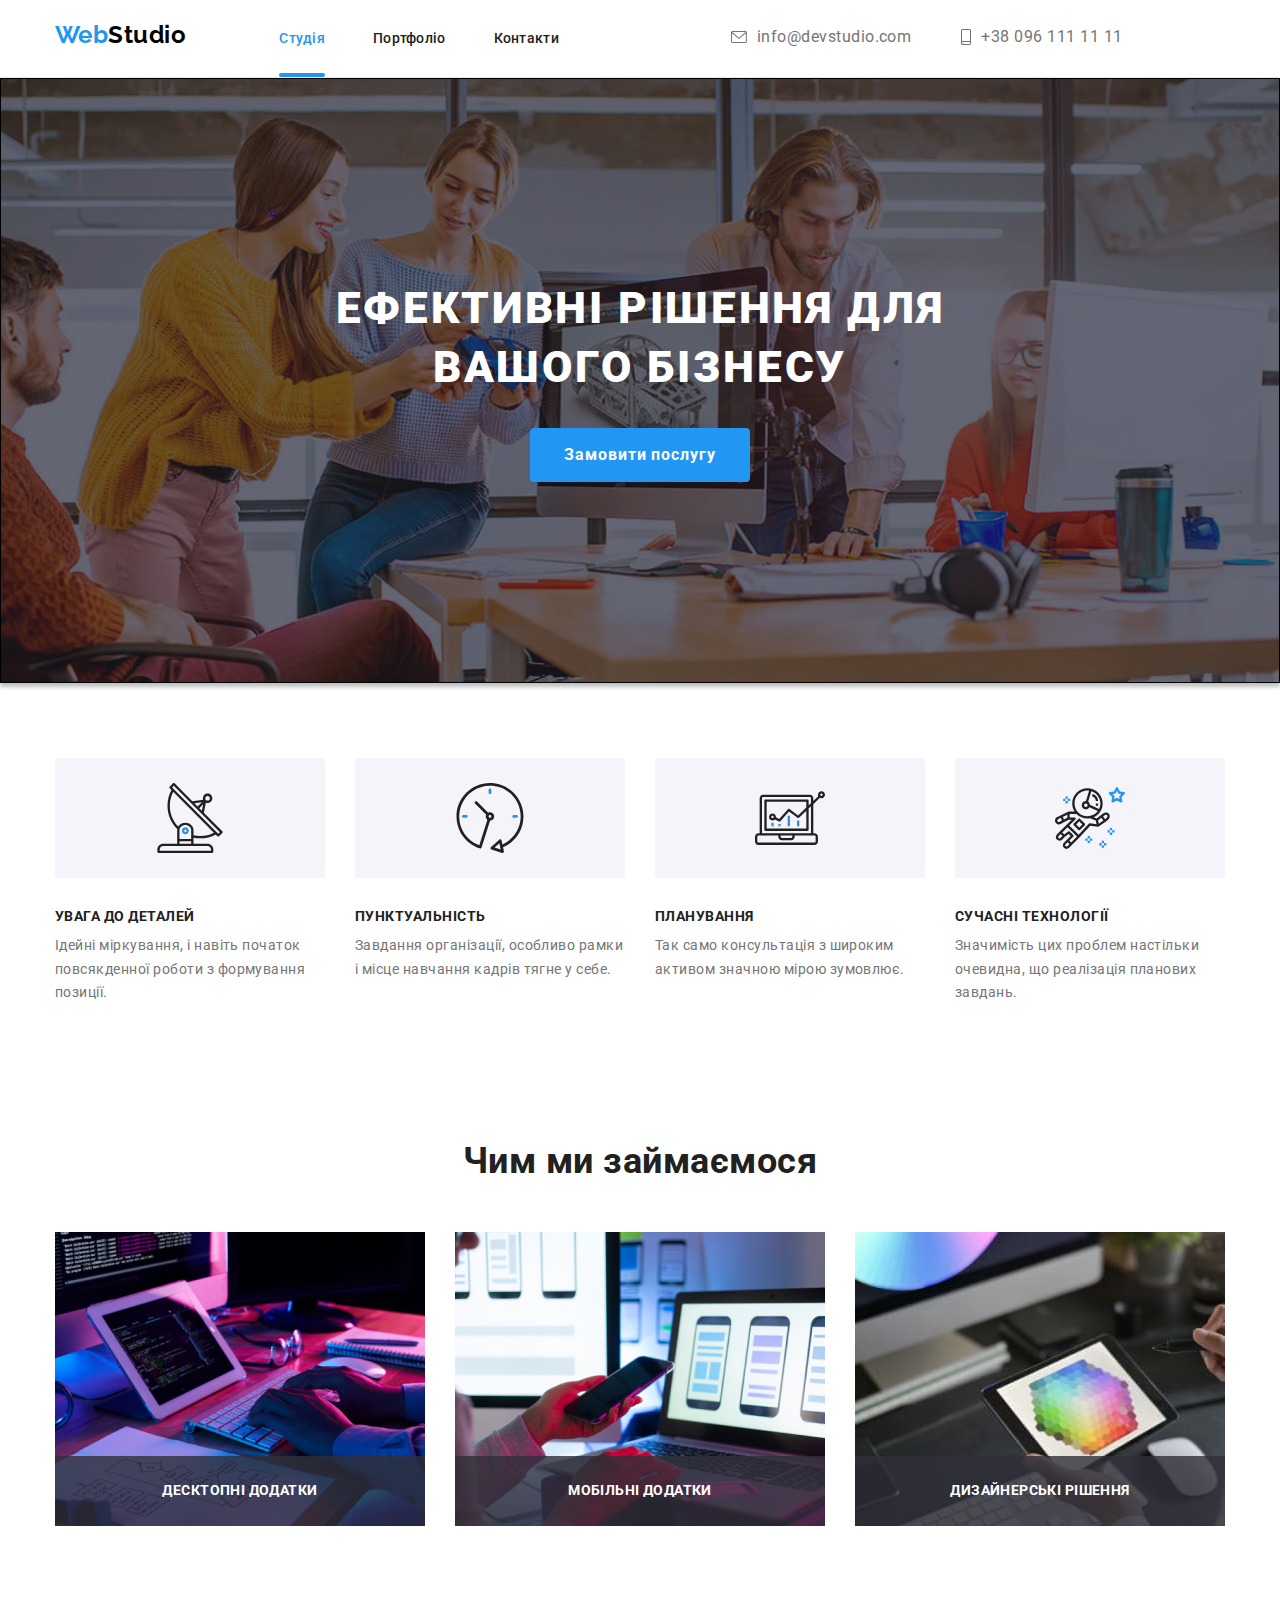
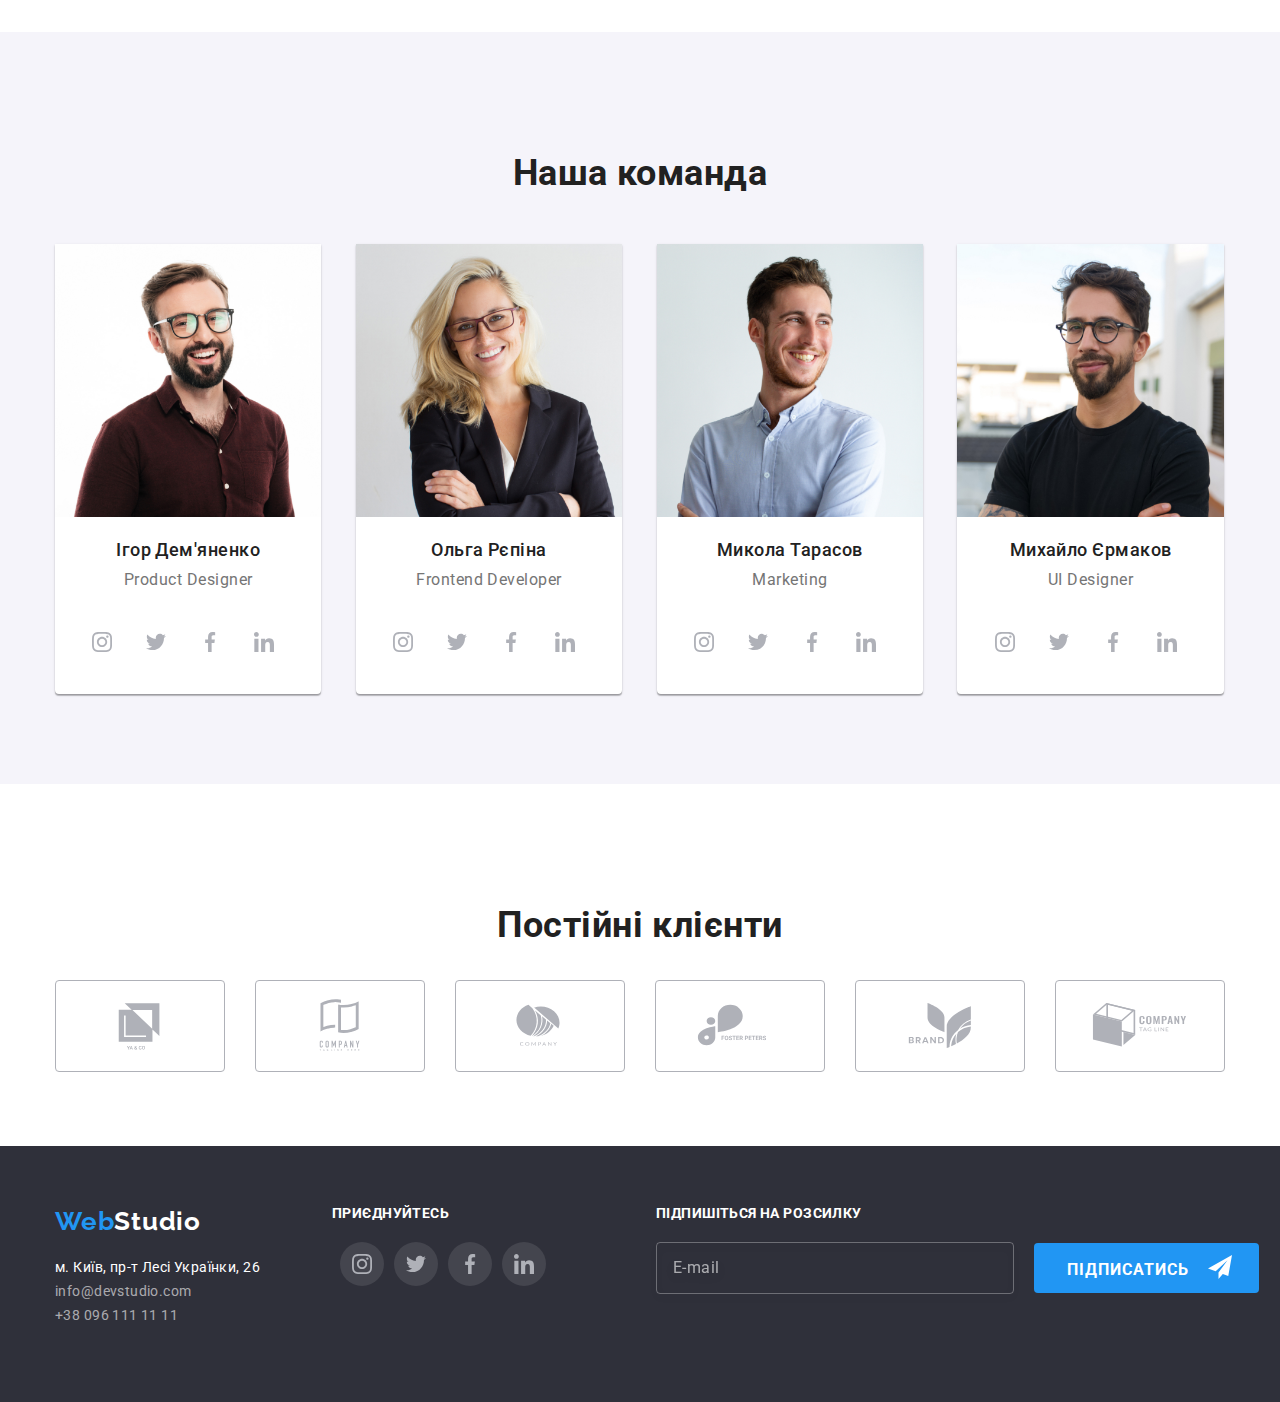
<file: index.html>
<!DOCTYPE html>
<html lang="uk">
<head>
    <meta charset="UTF-8">
    <meta http-equiv="X-UA-Compatible" content="IE=edge">
    <meta name="viewport" content="width=device-width, initial-scale=1.0" />
    <title>WebStudio</title>
    <link rel="stylesheet" href="./css/main.min.css">
    </head>
<body class="body">
    <header class="page-header--border">
        <div class="container page-header">
            <div class="position">
                <a href="./index.html" class="logo">
                    <span><span class="logo-web">Web</span>Studio</span>
                </a>
                <button type="button" class="menu-button" date-menu-button aria-expanded="false" aria-label="Перемикач мобільного меню">
                    <svg width="24" height="16" class="menu-button--icon">
                        <use href="./images/icon.svg#menu" class="icon-menu"></use>
                        <use href="./images/icon.svg#close" class="icon-close"></use>
                    </svg>
                </button>
                <div class="menu-container" date-menu>
                    <nav>
                        <div class="site-nav">
                            <ul class="site-nav--list">
                                <li><a href="./index.html" class="site-nav--link site-nav--link__currentcolor">Студія</a></li>
                                <li><a href="./portfolio.html" class="site-nav--link">Портфоліо</a></li>
                                <li><a href="" class="site-nav--link">Контакти</a></li>
                            </ul>
                        </div>
                    </nav>

                    <ul class="page-header--contact">
                        <li class="page-header--list">
                            <div class="page-header--item">
                                <a href="mailto:info@devstudio.com" class="page-header--link page-header--link__position">
                                    <svg width="16" height="12" class="page-header--icon">
                                        <use href="./images/icon.svg#envelope"></use>
                                    </svg>info@devstudio.com</a>
                            </div>
                        </li>
                        <li class="page-header--list">
                            <div class="page-header--item">
                                <a href="tel:+380961111111" class="page-header--link page-header--link__mobil-accent">
                                    <svg width="10" height="16" class="page-header--icon">
                                        <use href="./images/icon.svg#smartphone"></use>
                                    </svg>+38 096 111 11 11</a>
                            </div>
                        </li>
                    </ul>
                    <ul class="page-header--social">
                        <li><a href="" class="page-header--sicial-link">Instagram</a></li>
                        <li><a href="" class="page-header--sicial-link">Twitter</a></li>
                        <li><a href="" class="page-header--sicial-link">Facebook</a></li>
                        <li><a href="" class="page-header--sicial-link">LinkedIn</a></li>
                    </ul>
                </div>
            </div>
        </div>


    </header>
    <main>
        <!-- Герой -->
            <section class="hero">
                <div class="hero--owerlay">
                <h1 class="hero--title">Ефективні рішення для<br>вашого бізнесу</h1>
                <button type="button" class="hero--button" data-modal-open >Замовити послугу</button>
                </div>
            </section>
            <!--  -->
            <section class="section container predominantly">
                <h2 class="predominantly--head">Наші переваги</h2>
                <ul class="predominantly--list">
                    <li class="predominantly--item">
                        <div class="predominantly--box">
                        <svg width="70" height="70" class="predominantly--icon">
                            <use href="./images/icon.svg#antenna"></use>
                        </svg>
                        </div>
                        <h3 class="predominantly--title">УВАГА ДО ДЕТАЛЕЙ</h3>
                        <p class="predominantly--text">Ідейні міркування, і навіть початок повсякденної роботи з формування позиції.</p>
                    </li>
                    <li class="predominantly--item">
                        <div class="predominantly--box">
                            <svg width="70" height="70" class="predominantly--icon">
                                <use href="./images/icon.svg#clock"></use>
                            </svg>
                        </div>
                        <h3 class="predominantly--title">ПУНКТУАЛЬНІСТЬ</h3>
                        <p class="predominantly--text">Завдання організації, особливо рамки і місце навчання кадрів тягне у себе.</p>
                    </li >
                    <li class="predominantly--item">
                        <div class="predominantly--box">
                            <svg width="70" height="70" class="predominantly--icon">
                                <use href="./images/icon.svg#diagram"></use>
                            </svg>
                        </div>
                        <h3 class="predominantly--title">ПЛАНУВАННЯ</h3>
                        <p class="predominantly--text">Так само консультація з широким активом значною мірою зумовлює.</p>
                    </li >
                    <li class="predominantly--item">
                        <div class="predominantly--box">
                            <svg width="70" height="70" class="predominantly--icon">
                                <use href="./images/icon.svg#astronaut"></use>
                            </svg>
                        </div>
                        <h3 class="predominantly--title">СУЧАСНІ ТЕХНОЛОГІЇ</h3>
                        <p class="predominantly--text">Значимість цих проблем настільки очевидна, що реалізація планових завдань.</p>
                    </li>
                </ul>
            </section>
            <!--  -->
            <section class="section container galery">
                <h2 class="section--title">Чим ми займаємося</h2>
                <ul class="galery--list">
                    <li >
                        <div class="galery--item">
                            <img 
                            srcset="./images/box1.jpg 1x,
                            ./images/box1@2x.jpg 2x"
                            src="./images/box1.jpg" alt="Десктопні додатки" max-width="370">
                            <p class="galery--title">Десктопні додатки</p>
                        </div>
                    </li>
                        <li>
                        <div class="galery--item">
                             <img 
                            srcset="./images/box2.jpg 1x,
                            ./images/box2@2x.jpg 2x"
                             src="./images/box2.jpg" alt="Мобільні додатки" max-width="370">
                            <p class="galery--title">Мобільні додатки</p>
                        </div>
                    </li>
                    <li>
                        <div class="galery--item">
                            <img 
                            srcset="./images/box3.jpg 1x,
                            ./images/box3@2x.jpg 2x"
                            src="./images/box3.jpg" alt="Дизайнерські рішення" max-width="370">
                            <p class="galery--title">Дизайнерські рішення</p>
                        </div>
                    </li>
                </ul>
            </section> 
            <!--  -->
            <section class="section team">
                <div class="container">
                <h2 class="section--title">Наша команда</h2>
                <ul class="team--list">
                    <li class="team--item">
                        <img 
                        srcset="./images/imgpd.jpg 270w,
                        ./images/imgpd@2x.jpg 540w,
                        ./images/imgpd@mob.jpg 450w,
                        ./images/imgpd@mob@2x.jpg 900w,
                        ./images/imgpd@tab.jpg 354w,
                        ./images/imgpd@tab@2x.jpg 708w"
                        src="./images/imgpd.jpg" alt="Чоловік" class="team--img">
                        <h3 class="team--title">Ігор Дем'яненко</h3>
                        <p class="team--text">Product Designer</p>
                        <ul class="social-networks">
                            <li>
                                <a href="" class="social-networks--link">
                                    <svg width="20" height="20" class="social-networks--icon">
                                        <use href="./images/icon.svg#instagram"></use>
                                    </svg>
                                </a>
                            </li>
                            <li >
                                <a href="" class="social-networks--link">
                                    <svg width="20" height="20" class="social-networks--icon">
                                        <use href="./images/icon.svg#twitter"></use>
                                    </svg>
                                </a>
                            </li>
                            <li >
                                <a href="" class="social-networks--link">
                                    <svg width="20" height="20" class="social-networks--icon">
                                        <use href="./images/icon.svg#facebook"></use>
                                    </svg>
                                </a>
                            </li>
                            <li >
                                <a href="" class="social-networks--link">
                                    <svg width="20" height="20" class="social-networks--icon">
                                        <use href="./images/icon.svg#linkedin"></use>
                                    </svg>
                                </a>
                            </li>
                        </ul>
                    </li>
                    <li class="team--item">
                        <img
                        srcset="./images/imgfd.jpg 270w,
                        ./images/imgfd@2x.jpg 540w,
                        ./images/imgfd@mob.jpg 450w,
                        ./images/imgfd@mob@2x.jpg 900w,
                        ./images/imgfd@tab.jpg 354w,
                        ./images/imgfd@tab@2x.jpg 708w"
                         src="./images/imgfd.jpg" alt="Жінка" width="270" class="team--img">
                        <h3 class="team--title">Ольга Рєпіна</h3>
                        <p class="team--text">Frontend Developer</p>
                        <ul class="social-networks">
                            <li>
                                <a href="" class="social-networks--link">
                                    <svg width="20" height="20" class="social-networks--icon">
                                        <use href="./images/icon.svg#instagram"></use>
                                    </svg>
                                </a>
                            </li>
                            <li>
                                <a href="" class="social-networks--link">
                                    <svg width="20" height="20" class="social-networks--icon">
                                        <use href="./images/icon.svg#twitter"></use>
                                    </svg>
                                </a>
                            </li>
                            <li>
                                <a href="" class="social-networks--link">
                                    <svg width="20" height="20" class="social-networks--icon">
                                        <use href="./images/icon.svg#facebook"></use>
                                    </svg>
                                </a>
                            </li>
                            <li>
                                <a href="" class="social-networks--link">
                                    <svg width="20" height="20" class="social-networks--icon">
                                        <use href="./images/icon.svg#linkedin"></use>
                                    </svg>
                                </a>
                            </li>
                        </ul>
                    </li>
                    <li class="team--item">
                        <img 
                        srcset="./images/imgm.jpg 270w,
                        ./images/imgm@2x.jpg 540w,
                        ./images/imgmg@mob.jpg 450w,
                        ./images/imgm@mob@2x.jpg 900w,
                        ./images/imgm@tab.jpg 354w,
                        ./images/imgm@tab@2x.jpg 708w"
                        src="./images/imgm.jpg" alt="Чоловік" width="270" class="team--img">
                        <h3 class="team--title">Микола Тарасов</h3>
                        <p class="team--text">Marketing</p>
                        <ul class="social-networks">
                            <li>
                                <a href="" class="social-networks--link">
                                    <svg width="20" height="20" class="social-networks--icon">
                                        <use href="./images/icon.svg#instagram"></use>
                                    </svg>
                                </a>
                            </li>
                            <li>
                                <a href="" class="social-networks--link">
                                    <svg width="20" height="20" class="social-networks--icon">
                                        <use href="./images/icon.svg#twitter"></use>
                                    </svg>
                                </a>
                            </li>
                            <li>
                                <a href="" class="social-networks--link">
                                    <svg width="20" height="20" class="social-networks--icon">
                                        <use href="./images/icon.svg#facebook"></use>
                                    </svg>
                                </a>
                            </li>
                            <li>
                                <a href="" class="social-networks--link">
                                    <svg width="20" height="20" class="social-networks--icon">
                                        <use href="./images/icon.svg#linkedin"></use>
                                    </svg>
                                </a>
                            </li>
                        </ul>
                    </li>
                    <li class="team--item">
                        <img 
                        srcset="./images/imguid.jpg 270w,
                        ./images/imguid@2x.jpg 540w,
                        ./images/imguid@mob.jpg 450w,
                        ./images/imguid@mob@2x.jpg 900w,
                        ./images/imguid@tab.jpg 354w,
                        ./images/imguid@tab@2x.jpg 708w"
                        src="./images/imguid.jpg" alt="Чоловік" width="270" class="team--img">
                        <h3 class="team--title">Михайло Єрмаков</h3>
                        <p class="team--text">UI Designer</p>
                        <ul class="social-networks">
                            <li>
                                <a href="" class="social-networks--link">
                                    <svg width="20" height="20" class="social-networks--icon">
                                        <use href="./images/icon.svg#instagram"></use>
                                    </svg>
                                </a>
                            </li>
                            <li>
                                <a href="" class="social-networks--link">
                                    <svg width="20" height="20" class="social-networks--icon">
                                        <use href="./images/icon.svg#twitter"></use>
                                    </svg>
                                </a>
                            </li>
                            <li>
                                <a href="" class="social-networks--link">
                                    <svg width="20" height="20" class="social-networks--icon">
                                        <use href="./images/icon.svg#facebook"></use>
                                    </svg>
                                </a>
                            </li>
                            <li>
                                <a href="" class="social-networks--link">
                                    <svg width="20" height="20" class="social-networks--icon">
                                        <use href="./images/icon.svg#linkedin"></use>
                                    </svg>
                                </a>
                            </li>
                        </ul>
                    </li>
                </ul>
                </div>
            </section>
            <section class="section client">
                <div class="container">
                <h2 class="section--title">Постійні клієнти</h2>
                <ul class="client--list">
                    <li class="client--item">
                        <a href="" class="client--icon">
                            <svg class="icon" width="106" height="60">
                                <use href="./images/icon.svg#client1"></use>
                            </svg>
                        </a>
                    </li>
                    <li class="client--item">
                        <a href="" class="client--icon">
                            <svg class="icon" width="106" height="60">
                                <use href="./images/icon.svg#client2"></use>
                            </svg>
                        </a>
                    </li>
                    <li class="client--item">
                        <a href="" class="client--icon">
                            <svg class="icon" width="106" height="60">
                                <use href="./images/icon.svg#client3"></use>
                            </svg>
                        </a>
                    </li>
                    <li class="client--item">
                        <a href="" class="client--icon">
                            <svg class="icon" width="106" height="60">
                                <use href="./images/icon.svg#client4"></use>
                            </svg>
                        </a>
                    </li>
                    <li class="client--item">
                        <a href="" class="client--icon">
                            <svg class="icon" width="106" height="60">
                                <use href="./images/icon.svg#client5"></use>
                            </svg>
                        </a>
                    </li>
                    <li class="client--item">
                        <a href="" class="client--icon">
                            <svg class="icon" width="106" height="60">
                                <use href="./images/icon.svg#client6"></use>
                            </svg>
                        </a>
                    </li>
                </ul>
                </div>
            </section>
    </main>
    <footer class="footer">
        <div class="container">
        <div class="box">
        <div class="box--address">
        <a href="./index.html" class="footer-logo"><span class="logo-web">Web</span>Studio</a>
        <address>
            <ul class="footer--contact">
                <li ><a href="https://goo.gl/maps/kA798qE1cDonrKTo9" class="footer--address" target="_blank" rel="noreferrer noopener">м. Київ, пр-т Лесі Українки, 26</a></li>
                <li ><a href="mailto:info@devstudio.com" class="footer--link">info@devstudio.com</a></li>
                <li> <a href="tel:+380961111111" class="footer--link">+38 096 111 11 11</a></li>
            </ul>
        </address>
        </div>
        <div class="box--social">
            <span class="footer--title">приєднуйтесь</span>
                        <ul class="social-networks">
                            <li>
                                <a href="" class="social-networks--link social-networks--link__fill">
                                    <svg width="20" height="20">
                                        <use href="./images/icon.svg#instagram"></use>
                                    </svg>
                                </a>
                            </li>
                            <li>
                                <a href="" class="social-networks--link social-networks--link__fill">
                                    <svg width="20" height="20">
                                        <use href="./images/icon.svg#twitter"></use>
                                    </svg>
                                </a>
                            </li>
                            <li>
                                <a href="" class="social-networks--link social-networks--link__fill">
                                    <svg width="20" height="20">
                                        <use href="./images/icon.svg#facebook"></use>
                                    </svg>
                                </a>
                            </li>
                            <li>
                                <a href="" class="social-networks--link social-networks--link__fill">
                                    <svg width="20" height="20">
                                        <use href="./images/icon.svg#linkedin"></use>
                                    </svg>
                                </a>
                            </li>
                        </ul>
        </div>
        <div class="subscription">
            <form action="" class="subscription-form">
                <label for="footemail" class="footer--title">Підпишіться на розсилку</label>
                <div class="subscription--position">
                <input type="email" name="footemail" id="footemail" placeholder="E-mail" class="subscription--email">
                <button type="submit" class="subscription--button">
                    Підписатись
                    <svg class="subscription--icon" width="24" height="24">
                        <use href="./images/icon.svg#send"></use>
                    </svg>
                </button>
                </div>
            </form>
        </div>
        </div>
        </div>
    </footer>

    <div class="backdrop is-hidden" data-modal>
        <div class="modal">
            <button class="button-exit" type="button" data-modal-close>
                <svg width="11" height="11">
                    <use href="./images/icon.svg#exit"></use>
                </svg>
            </button>
            <h2 class="modal--head">Залиште свої дані, ми вам передзвонимо</h2>
            <div >
            <form action="" class="modal-form">
                <!-- <div class="label-focus"> -->


                <label for="name" class="modal-form--label" name="name"> Ім'я
                <input type="text" id="name" class="modal-form--input">
                    <svg width="18" height="18" class="modal-form--icon">
                        <use href="./images/icon.svg#name"></use>
                    </svg>
                </label>

                <label for="tel" class="modal-form--label">Телефон
                    <input type="tel" id="tel" class="modal-form--input" name="tel">
                    <svg width="18" height="18" class="modal-form--icon">
                        <use href="./images/icon.svg#tel"></use>
                    </svg>
                </label>

                <label for="email" class="modal-form--label">Пошта
                    <input type="email" class="modal-form--input" id="email" name="email">
                    <svg width="18" height="18" class="modal-form--icon">
                        <use href="./images/icon.svg#mail"></use>
                    </svg>
                </label>

                <label for="coment" class="modal-form--label">Коментар</label>
                <textarea name="Коментар" rows="5" placeholder="Введіть текст" class="modal-form--textarea" id="coment"></textarea>

                <label for="checkbox" class="checkbox--label">

                    <input type="checkbox" id="checkbox" class="checkbox" name="checkbox">
                        Погоджуюся з розсилкою та приймаю <a href="" class="checkbox--link">Умови договору</a>
                    <span class="checkbox--icon">
                        <svg width="12" height="11" class="checkbox--svg">
                            <use href="./images/icon.svg#iconcheck"></use>
                        </svg>
                    </span>
                </label>
                <button type="submit" class="modal--submit">Відправити</button>
            </form>
            </div>
        </div>
    </div>
    <script src="./js/modal.js"></script>
    <script src="./js/mobilmenu.js"></script>
</body>
</html>
</file>
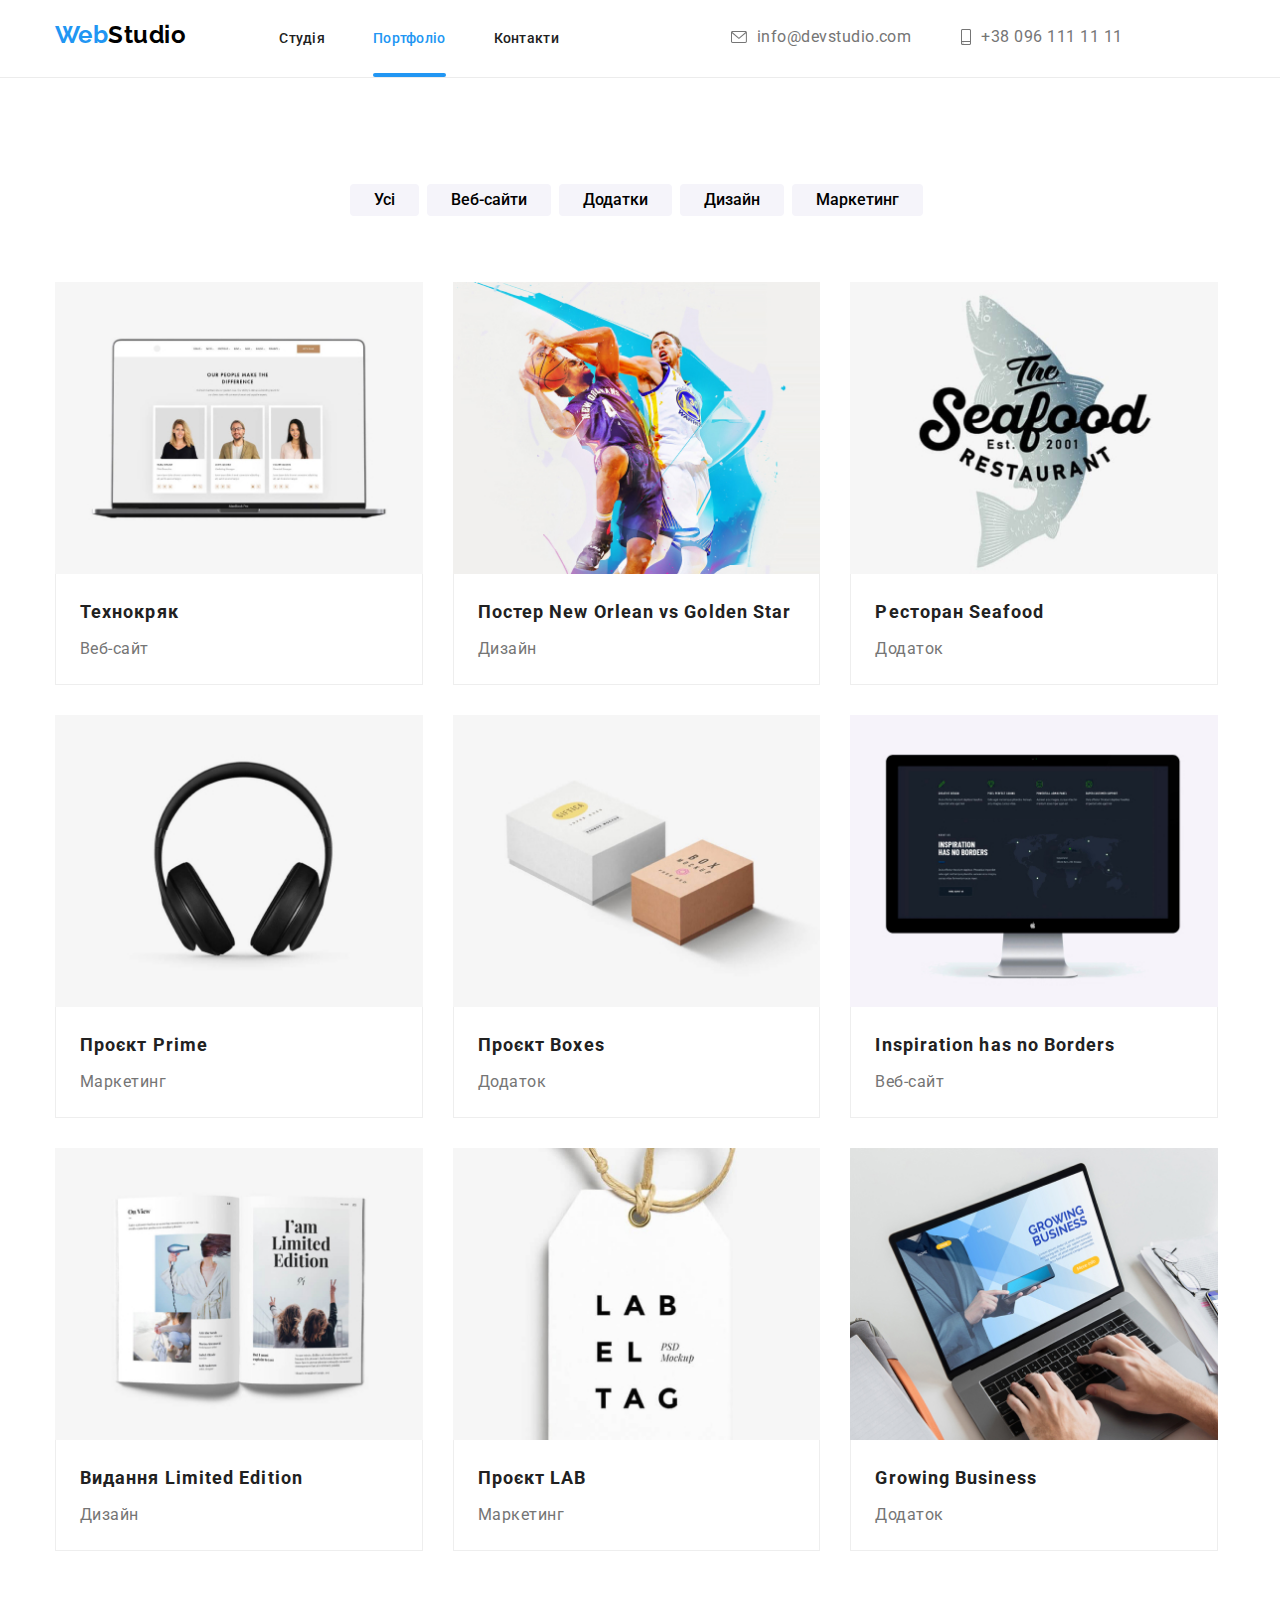
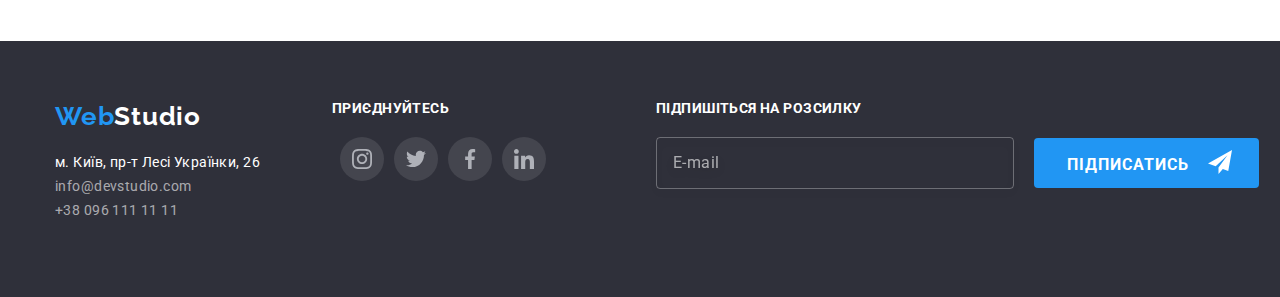
<file: portfolio.html>
<!DOCTYPE html>
<html lang="uk">
<head>
    <meta charset="UTF-8">
    <meta http-equiv="X-UA-Compatible" content="IE=edge">
    <meta name="viewport" content="width=device-width, initial-scale=1.0" />
    <title>Портфоліо</title>
    <link rel="stylesheet" href="./css/main.min.css">
</head>
<body class="body">
    <header class="page-header--border">
        <div class="container page-header">
            <div class="position">
                <a href="./index.html" class="logo">
                    <span><span class="logo-web">Web</span>Studio</span>
                </a>
                <button type="button" class="menu-button" date-menu-button aria-expanded="false"
                    aria-label="Перемикач мобільного меню">
                    <svg width="24" height="16" class="menu-button--icon">
                        <use href="./images/icon.svg#menu" class="icon-menu"></use>
                        <use href="./images/icon.svg#close" class="icon-close"></use>
                    </svg>
                </button>
                <div class="menu-container" date-menu>
                    <nav>
                        <div class="site-nav">
                            <ul class="site-nav--list">
                                <li><a href="./index.html" class="site-nav--link">Студія</a>
                                </li>
                                <li><a href="./portfolio.html" class="site-nav--link site-nav--link__currentcolor">Портфоліо</a></li>
                                <li><a href="" class="site-nav--link">Контакти</a></li>
                            </ul>
                        </div>
                    </nav>
    
                    <ul class="page-header--contact">
                        <li class="page-header--list">
                            <div class="page-header--item">
                                <a href="mailto:info@devstudio.com" class="page-header--link page-header--link__position">
                                    <svg width="16" height="12" class="page-header--icon">
                                        <use href="./images/icon.svg#envelope"></use>
                                    </svg>info@devstudio.com</a>
                            </div>
                        </li>
                        <li class="page-header--list">
                            <div class="page-header--item">
                                <a href="tel:+380961111111" class="page-header--link page-header--link__mobil-accent">
                                    <svg width="10" height="16" class="page-header--icon">
                                        <use href="./images/icon.svg#smartphone"></use>
                                    </svg>+38 096 111 11 11</a>
                            </div>
                        </li>
                    </ul>
                    <ul class="page-header--social">
                        <li><a href="" class="page-header--sicial-link">Instagram</a></li>
                        <li><a href="" class="page-header--sicial-link">Twitter</a></li>
                        <li><a href="" class="page-header--sicial-link">Facebook</a></li>
                        <li><a href="" class="page-header--sicial-link">LinkedIn</a></li>
                    </ul>
                </div>
            </div>
        </div>
    
    
    </header>
    <main>
        <section class="portfolio section">
        <div class="container">
            <h1 class="portfolio--header">Портфоліо</h1>
        <ul class="filter">
            <li class="filter--items"><BUtton type="button" class="filter--button">Усі</BUtton></li>
            <li class="filter--items"><BUtton type="button" class="filter--button">Веб-сайти</BUtton></li>
            <li class="filter--items"><BUtton type="button" class="filter--button">Додатки</BUtton></li>
            <li class="filter--items"><BUtton type="button" class="filter--button">Дизайн</BUtton></li>
            <li class="filter--items"><BUtton type="button" class="filter--button">Маркетинг</BUtton></li>
        </ul>
        <ul class="portfolio--list">
            <li class="portfolio--items">
                <a href="" class="portfolio--card">
                <div class="portfolio--card__hover">
                    <img class="portfolio--img"
                        srcset="./images/tehnocryac@mob.jpg 450w, 
			                ./images/tehnocryac@mob@2x.jpg 900w, 
			                ./images/tehnocryac@tab.jpg 354w, 
			                ./images/tehnocryac@tab@2x.jpg 708w, 
			                ./images/tehnocryac.jpg 370w, 
			                ./images/tehnocryac@2x.jpg 740w"
                  src="./images/tehnocryac.jpg"
                  sizes="(min-width: 1200px) 370px, (min-width: 768px) 354px, 450px"
                  alt="tehnocryac" />
                <div class="portfolio--description">
                    <p>Ресурс пропонує комплексні пропозиції з різним рівнем функціоналу та сервісів. Все це дозволить відвідувачу отримати вичерпні відомості про компанію чи приватну особу.</p>
                </div>
                </div>
                <div class="portfolio--signature">
                <h2 class="portfolio--title">Технокряк</h2>
                <p class="portfolio--text">Веб-сайт</p>
                </div>
                </a>
            </li>
            <li class="portfolio--items">
                <a href="" class="portfolio--card">
                <div class="portfolio--card__hover">
                    <img class="portfolio--img" srcset="./images/poster@mob.jpg 450w, 
                    			                ./images/poster@mob@2x.jpg 900w, 
                    			                ./images/poster@tab.jpg 354w, 
                    			                ./images/poster@tab@2x.jpg 708w, 
                    			                ./images/poster.jpg 370w, 
                    			                ./images/poster@2x.jpg 740w" src="./images/poster.jpg"
                        sizes="(min-width: 1200px) 370px, (min-width: 768px) 354px, 450px" alt="Постер New Orlean vs Golden Star" />
                <div class="portfolio--description">
                    <p>Ресурс пропонує комплексні пропозиції з різним рівнем функціоналу та сервісів. Все це дозволить відвідувачу
                        отримати вичерпні відомості про компанію чи приватну особу.</p>
                </div>
                </div>
                <div class="portfolio--signature">
                <h2 class="portfolio--title">Постер New Orlean vs Golden Star</h2>
                <p class="portfolio--text">Дизайн</p>
                </div>
                </a>
            </li>
            <li class="portfolio--items">
                <a href="" class="portfolio--card">
                <div class="portfolio--card__hover">
                    <img class="portfolio--img" srcset="./images/restoran@mob.jpg 450w, 
                    			                ./images/restoran@mob@2x.jpg 900w, 
                    			                ./images/restoran@tab.jpg 354w, 
                    			                ./images/restoran@tab@2x.jpg 708w, 
                    			                ./images/restoran.jpg 370w, 
                    			                ./images/restoran@2x.jpg 740w" src="./images/restoran.jpg"
                        sizes="(min-width: 1200px) 370px, (min-width: 768px) 354px, 450px" alt="Ресторан Seafood" />
                <div class="portfolio--description">
                    <p>Ресурс пропонує комплексні пропозиції з різним рівнем функціоналу та сервісів. Все це дозволить відвідувачу
                        отримати вичерпні відомості про компанію чи приватну особу.</p>
                </div>
                </div>
                <div class="portfolio--signature">
                <h2 class="portfolio--title">Ресторан Seafood</h2>
                <p class="portfolio--text">Додаток</p>
                </div>
                </a>
            </li>
            <li class="portfolio--items">
                <a href="" class="portfolio--card">
                <div class="portfolio--card__hover">
                    <img class="portfolio--img" srcset="./images/tehnocryac@mob.jpg 450w, 
                    			                ./images/prime@mob@2x.jpg 900w, 
                    			                ./images/prime@tab.jpg 354w, 
                    			                ./images/prime@tab@2x.jpg 708w, 
                    			                ./images/prime.jpg 370w, 
                    			                ./images/prime@2x.jpg 740w" 
                        src="./images/prime.jpg"
                        sizes="(min-width: 1200px) 370px, (min-width: 768px) 354px, 450px" 
                        alt="prime" />
                <div class="portfolio--description">
                    <p>Ресурс пропонує комплексні пропозиції з різним рівнем функціоналу та сервісів. Все це дозволить відвідувачу
                        отримати вичерпні відомості про компанію чи приватну особу.</p>
                </div>
                </div>
                <div class="portfolio--signature">
                <h2 class="portfolio--title">Проєкт Prime</h2>
                <p class="portfolio--text">Маркетинг</p>
                </div>
                </a>
            </li>
            <li class="portfolio--items">
                <a href="" class="portfolio--card">
                <div class="portfolio--card__hover">
                    <img class="portfolio--img"
                        srcset="./images/boxes@mob.jpg 450w, 
                                ./images/boxes@mob@2x.jpg 900w, 
                                ./images/boxes@tab.jpg 354w, 
                                ./images/boxes@tab@2x.jpg 708w, 
                                ./images/boxes.jpg 370w, 
                                ./images/boxes@2x.jpg 740w" 
                                src="./images/boxes.jpg"
                        sizes="(min-width: 1200px) 370px, (min-width: 768px) 354px, 450px" 
                        alt="boxes" />
                <div class="portfolio--description">
                    <p>Ресурс пропонує комплексні пропозиції з різним рівнем функціоналу та сервісів. Все це дозволить відвідувачу
                        отримати вичерпні відомості про компанію чи приватну особу.</p>
                </div>
                </div>
                <div class="portfolio--signature">
                <h2 class="portfolio--title">Проєкт Boxes</h2>
                <p class="portfolio--text">Додаток</p>
                </div>
                </a>
            </li>
            <li class="portfolio--items">
                <a href="" class="portfolio--card">
                <div class="portfolio--card__hover">
                    <img class="portfolio--img"
                        srcset="./images/borders@mob.jpg 450w, 
                            ./images/borders@mob@2x.jpg 900w, 
                            ./images/borders@tab.jpg 354w, 
                            ./images/borders@tab@2x.jpg 708w, 
                            ./images/borders.jpg 370w, 
                            ./images/borders@2x.jpg 740w" src="./images/borders.jpg"
                        sizes="(min-width: 1200px) 370px, (min-width: 768px) 354px, 450px" alt="borders" />
                <div class="portfolio--description">
                    <p>Ресурс пропонує комплексні пропозиції з різним рівнем функціоналу та сервісів. Все це дозволить відвідувачу
                        отримати вичерпні відомості про компанію чи приватну особу.</p>
                </div>
                </div>
                <div class="portfolio--signature">
                <h2 class="portfolio--title">Inspiration has no Borders</h2>
                <p class="portfolio--text">Веб-сайт</p>
                </div>
                </a>
            </li>
            <li class="portfolio--items">
                <a href="" class="portfolio--card">
                <div class="portfolio--card__hover">
                    <img class="portfolio--img"
                        srcset="./images/limited@mob.jpg 450w, 
                            ./images/limited@mob@2x.jpg 900w, 
                            ./images/limited@tab.jpg 354w, 
                            ./images/limited@tab@2x.jpg 708w, 
                            ./images/limited.jpg 370w, 
                            ./images/limited@2x.jpg 740w" src="./images/limited.jpg"
                        sizes="(min-width: 1200px) 370px, (min-width: 768px) 354px, 450px" alt="limited" />
                <div class="portfolio--description">
                    <p>Ресурс пропонує комплексні пропозиції з різним рівнем функціоналу та сервісів. Все це дозволить відвідувачу
                        отримати вичерпні відомості про компанію чи приватну особу.</p>
                </div>
                </div>
                <div class="portfolio--signature">
                <h2 class="portfolio--title">Видання Limited Edition</h2>
                <p class="portfolio--text">Дизайн</p>
                </div>
                </a>
            </li>
            <li class="portfolio--items">
                <a href="" class="portfolio--card">
                <div class="portfolio--card__hover">
                    <img class="portfolio--img"
                        srcset="./images/lab@mob.jpg 450w, 
                                ./images/lab@mob@2x.jpg 900w, 
                                ./images/lab@tab.jpg 354w, 
                                ./images/lab@tab@2x.jpg 708w, 
                                ./images/lab.jpg 370w, 
                                 ./images/lab@2x.jpg 740w" src="./images/lab.jpg"
                        sizes="(min-width: 1200px) 370px, (min-width: 768px) 354px, 450px" alt="lab" />
                <div class="portfolio--description">
                    <p>Ресурс пропонує комплексні пропозиції з різним рівнем функціоналу та сервісів. Все це дозволить відвідувачу
                        отримати вичерпні відомості про компанію чи приватну особу.</p>
                </div>
                </div>
                <div class="portfolio--signature">
                <h2 class="portfolio--title">Проєкт LAB</h2>
                <p class="portfolio--text">Маркетинг</p>
                </div>
                </a>
            </li>
            <li class="portfolio--items">
                    <a href="" class="portfolio--card">
                    <div class="portfolio--card__hover">
                        <img class="portfolio--img"
                        srcset="./images/gruwing@mob.jpg 450w, 
                            ./images/gruwing@mob@2x.jpg 900w, 
                            ./images/gruwing@tab.jpg 354w, 
                            ./images/gruwing@tab@2x.jpg 708w, 
                            ./images/gruwing.jpg 370w, 
                            ./images/gruwing@2x.jpg 740w" src="./images/gruwing.jpg"
                        sizes="(min-width: 1200px) 370px, (min-width: 768px) 354px, 450px" alt="gruwing" />
                    <div class="portfolio--description">
                    <p>Ресурс пропонує комплексні пропозиції з різним рівнем функціоналу та сервісів. Все це дозволить відвідувачу
                        отримати вичерпні відомості про компанію чи приватну особу.</p>
                    </div>
                </div>
                <div class="portfolio--signature">
                <h2 class="portfolio--title">Growing Business</h2>
                <p class="portfolio--text">Додаток</p>
                </div>
                </a>
            </li>
        </ul>
        </div>
        </section>
    </main>
    <footer class="footer">
        <div class="container">
            <div class="box">
                <div class="box--address">
                    <a href="./index.html" class="footer-logo"><span class="logo-web">Web</span>Studio</a>
                    <address>
                        <ul class="footer--contact">
                            <li><a href="https://goo.gl/maps/kA798qE1cDonrKTo9" class="footer--address" target="_blank"
                                    rel="noreferrer noopener">м. Київ, пр-т Лесі Українки, 26</a></li>
                            <li><a href="mailto:info@devstudio.com" class="footer--link">info@devstudio.com</a></li>
                            <li> <a href="tel:+380961111111" class="footer--link">+38 096 111 11 11</a></li>
                        </ul>
                    </address>
                </div>
                <div class="box--social">
                    <span class="footer--title">приєднуйтесь</span>
                    <ul class="social-networks">
                        <li>
                            <a href="" class="social-networks--link social-networks--link__fill">
                                <svg width="20" height="20">
                                    <use href="./images/icon.svg#instagram"></use>
                                </svg>
                            </a>
                        </li>
                        <li>
                            <a href="" class="social-networks--link social-networks--link__fill">
                                <svg width="20" height="20">
                                    <use href="./images/icon.svg#twitter"></use>
                                </svg>
                            </a>
                        </li>
                        <li>
                            <a href="" class="social-networks--link social-networks--link__fill">
                                <svg width="20" height="20">
                                    <use href="./images/icon.svg#facebook"></use>
                                </svg>
                            </a>
                        </li>
                        <li>
                            <a href="" class="social-networks--link social-networks--link__fill">
                                <svg width="20" height="20">
                                    <use href="./images/icon.svg#linkedin"></use>
                                </svg>
                            </a>
                        </li>
                    </ul>
                </div>
                <div class="subscription">
                    <form action="" class="subscription-form">
                        <label for="footemail" class="footer--title">Підпишіться на розсилку</label>
                        <div class="subscription--position">
                            <input type="email" name="footemail" id="footemail" placeholder="E-mail"
                                class="subscription--email">
                            <button type="submit" class="subscription--button">
                                Підписатись
                                <svg class="subscription--icon" width="24" height="24">
                                    <use href="./images/icon.svg#send"></use>
                                </svg>
                            </button>
                        </div>
                    </form>
                </div>
            </div>
        </div>
    </footer>
    <script src="./js/mobilmenu.js"></script>
</body>
</html>
</file>
<file: css/main.min.css>
@import"https://fonts.googleapis.com/css2?family=Raleway:wght@700&family=Roboto:wght@400;500;700;900&display=swap";/*! modern-normalize v1.1.0 | MIT License | https://github.com/sindresorhus/modern-normalize */*,::before,::after{-webkit-box-sizing:border-box;box-sizing:border-box}html{line-height:1.15;-webkit-text-size-adjust:100%;-moz-tab-size:4;-o-tab-size:4;tab-size:4}body{margin:0;font-family:system-ui,-apple-system,"Segoe UI",Roboto,Helvetica,Arial,sans-serif,"Apple Color Emoji","Segoe UI Emoji"}hr{height:0;color:inherit}abbr[title]{-webkit-text-decoration:underline dotted;text-decoration:underline dotted}b,strong{font-weight:bolder}code,kbd,samp,pre{font-family:ui-monospace,SFMono-Regular,Consolas,"Liberation Mono",Menlo,monospace;font-size:1em}small{font-size:80%}sub,sup{font-size:75%;line-height:0;position:relative;vertical-align:baseline}sub{bottom:-0.25em}sup{top:-0.5em}table{text-indent:0;border-color:inherit}button,input,optgroup,select,textarea{font-family:inherit;font-size:100%;line-height:1.15;margin:0}button,select{text-transform:none}button,[type=button],[type=reset],[type=submit]{-webkit-appearance:button}::-moz-focus-inner{border-style:none;padding:0}:-moz-focusring{outline:1px dotted ButtonText}:-moz-ui-invalid{box-shadow:none}legend{padding:0}progress{vertical-align:baseline}::-webkit-inner-spin-button,::-webkit-outer-spin-button{height:auto}[type=search]{-webkit-appearance:textfield;outline-offset:-2px}::-webkit-search-decoration{-webkit-appearance:none}::-webkit-file-upload-button{-webkit-appearance:button;font:inherit}summary{display:list-item}.logo{color:#000;font-family:Raleway,sans-serif;font-weight:700;font-size:24px;line-height:1.7;margin:0;text-decoration:none}@media screen and (min-width: 768px){.logo{margin-right:60px}}@media screen and (min-width: 1200px){.logo{margin-right:93px}}.logo-web{color:#2196f3}.body{font-family:Roboto,sans-serif;letter-spacing:.03em;color:#212121;margin:0}.body.is-open{overflow:hidden}ul{list-style:none}.container{padding-left:15px;padding-right:15px;margin-left:auto;margin-right:auto}@media screen and (min-width: 480px){.container{width:480px}}@media screen and (min-width: 768px){.container{width:768px}}@media screen and (min-width: 1200px){.container{width:1200px}}.page-header{text-decoration:none;position:relative}.menu-button{display:inline-block;padding:0;margin-left:auto;background-color:#fff;border:none;width:40px;height:40px}@media screen and (min-width: 768px){.menu-button{display:none}}.menu-container{display:none;background-color:#fff}.menu-container.is-open{display:block;overflow-y:scroll;z-index:1}@media screen and (max-width: 767px){.menu-container{position:absolute;top:0;left:0;width:100%;display:none;padding:48px 40px;-webkit-box-shadow:0px 4px 8px rgba(0,0,0,.04),0px 2px 4px rgba(0,0,0,.08),0px 1px 3px rgba(0,0,0,.16);box-shadow:0px 4px 8px rgba(0,0,0,.04),0px 2px 4px rgba(0,0,0,.08),0px 1px 3px rgba(0,0,0,.16)}}@media screen and (min-width: 768px){.menu-container{display:-webkit-box;display:-ms-flexbox;display:flex;-webkit-box-align:baseline;-ms-flex-align:baseline;align-items:baseline}}.menu-button--icon{position:absolute;top:10px;right:15px;z-index:2;fill:currentColor;-webkit-transition:fill 250ms cubic-bezier(0.4, 0, 0.2, 1);transition:fill 250ms cubic-bezier(0.4, 0, 0.2, 1)}.menu-button--icon:hover,.menu-button--icon:focus{fill:#2196f3}.menu-button .icon-close{display:none}.menu-button.is-open .icon-menu{display:none}.menu-button.is-open .icon-close{display:block;z-index:2}.position{display:-webkit-box;display:-ms-flexbox;display:flex}@media screen and (min-width: 768px){.position{-webkit-box-align:baseline;-ms-flex-align:baseline;align-items:baseline}}.site-nav--link{font-size:40px;line-height:1.17;font-weight:500;letter-spacing:.02em;color:#212121;position:relative;text-decoration:none;-webkit-transition:color 250ms cubic-bezier(0.4, 0, 0.2, 1);transition:color 250ms cubic-bezier(0.4, 0, 0.2, 1)}.site-nav--link:not(last-child){margin-right:48px}.site-nav--link:hover,.site-nav--link:focus{color:#2196f3}@media screen and (min-width: 768px){.site-nav--link{padding-top:32px;padding-bottom:32px;display:block;font-size:14px;line-height:.9}}.site-nav--link__currentcolor{color:#2196f3}@media screen and (min-width: 768px){.site-nav--link__currentcolor::after{content:"";width:100%;height:4px;background-color:#2196f3;border-radius:2px;position:absolute;bottom:0;left:0}}@media screen and (min-width: 1200px){.site-nav{margin-right:124px}}@media screen and (max-width: 767px){.site-nav--list li{margin-bottom:32px}}.site-nav--list{padding:0;margin:0}@media screen and (max-width: 767px){.site-nav--list{margin:0 0 302px 0}}@media screen and (min-width: 768px){.site-nav--list{display:-webkit-box;display:-ms-flexbox;display:flex}}.page-header--border{border-bottom:1px solid #ececec}.page-header--contact{padding-left:0;padding-right:0}@media screen and (min-width: 1200px){.page-header--contact{display:-webkit-box;display:-ms-flexbox;display:flex}}.page-header--list{width:100%}.page-header--list:first-child{margin-right:50px}.page-header--link{display:-webkit-box;display:-ms-flexbox;display:flex;-webkit-box-align:center;-ms-flex-align:center;align-items:center}.page-header--icon{margin-right:10px}@media screen and (max-width: 767px){.page-header--icon{display:none}}.page-header--link{color:#757575;fill:#757575;text-decoration:none;-webkit-transition:color 250ms cubic-bezier(0.4, 0, 0.2, 1),fill 250ms cubic-bezier(0.4, 0, 0.2, 1);transition:color 250ms cubic-bezier(0.4, 0, 0.2, 1),fill 250ms cubic-bezier(0.4, 0, 0.2, 1);position:relative}.page-header--link:hover,.page-header--link:focus{color:#2196f3;fill:#2196f3}@media screen and (max-width: 767px){.page-header--link__mobil-accent{font-weight:500;font-size:34px;line-height:40px;letter-spacing:.02em;color:#2196f3}}@media screen and (max-width: 767px){.page-header--link__position{position:absolute;bottom:134px;left:40px}}.page-header--social{padding:0;display:-webkit-box;display:-ms-flexbox;display:flex;margin-top:124px}.page-header--social li:not(:last-child){border-right:1px solid rgba(33,33,33,.2)}@media screen and (min-width: 768px){.page-header--social{display:none}}.page-header--sicial-link{padding:0;font-style:normal;font-weight:500;font-size:18px;line-height:1.22;letter-spacing:.02em;color:#2196f3;text-decoration:none;padding:10px}.page-header--sicial-link:not(:last-child){border-left:1px solid rgba(33,33,33,.2);-webkit-transform:rotate(90deg);transform:rotate(90deg)}@media screen and (min-width: 768px){.page-header--sicial-link{display:none}}.hero--title{color:#fff;font-weight:900;letter-spacing:.06em;text-transform:uppercase;margin-top:0;padding-top:118px;font-size:26px;line-height:1.36}@media screen and (min-width: 1200px){.hero--title{font-size:44px;line-height:1.36;padding-top:200px}}.hero--owerlay{background-image:-webkit-gradient(linear, left top, right top, from(rgba(47, 48, 58, 0.4)), to(rgba(47, 48, 58, 0.4))),url(../images/Header-desktop.jpg);background-image:linear-gradient(to right, rgba(47, 48, 58, 0.4), rgba(47, 48, 58, 0.4)),url(../images/Header-desktop.jpg);background-repeat:no-repeat;background-position:center;background-size:cover;border:1px solid #000;-webkit-box-shadow:0px 4px 4px rgba(0,0,0,.25);box-shadow:0px 4px 4px rgba(0,0,0,.25);margin-left:auto;margin-right:auto}@media screen and (max-width: 479px){.hero--owerlay{max-width:480px}}@media screen and (min-width: 480px)and (max-width: 768px){.hero--owerlay{width:480px}}@media screen and (min-width: 768px)and (max-width: 1199px){.hero--owerlay{width:768px}}@media screen and (min-width: 1200px){.hero--owerlay{max-width:1600px}}@media screen and (min-device-pixel-ratio: 2),screen and (-webkit-min-device-pixel-ratio: 2),screen and (min-resolution: 192dpi),screen and (min-resolution: 2dppx){.hero--owerlay{background-image:-webkit-gradient(linear, left top, right top, from(rgba(47, 48, 58, 0.4)), to(rgba(47, 48, 58, 0.4))),url(../images/Header-desktop@2x.jpg);background-image:linear-gradient(to right, rgba(47, 48, 58, 0.4), rgba(47, 48, 58, 0.4)),url(../images/Header-desktop@2x.jpg)}}.hero{text-align:center;margin-left:auto;margin-right:auto}@media screen and (min-width: 1200px){.hero{background-color:#2f303a}}@media screen and (max-width: 479px){.hero{max-width:480px}}@media screen and (min-width: 480px)and (max-width: 768px){.hero{width:480px}}@media screen and (min-width: 768px)and (max-width: 1199px){.hero{width:768px}}@media screen and (min-width: 1200px){.hero{max-width:1600px}}.hero--button{background:#2196f3;color:#fff;font-family:Roboto,sans-serif;font-weight:700;border-radius:4px;border-color:rgba(0,0,0,0);cursor:pointer;text-align:center;padding:10px 24px;margin-bottom:180px;font-size:16px;line-height:1.88;letter-spacing:.06em}@media screen and (min-width: 768px){.hero--button{margin-bottom:200px;padding:10px 32px}}.section{padding-top:60px;padding-bottom:60px}@media screen and (min-width: 768px){.section{margin-left:auto;margin-right:auto}}@media screen and (min-width: 1200px){.section{padding-top:90px;padding-bottom:90px}}.predominantly--list{margin:0;padding-left:0}@media screen and (min-width: 768px){.predominantly--list{margin:-15px;border:none}}@media screen and (min-width: 1200px){.predominantly--list{display:-webkit-box;display:-ms-flexbox;display:flex;-webkit-box-pack:center;-ms-flex-pack:center;justify-content:center}}.predominantly--item{display:inline-block}@media screen and (min-width: 768px){.predominantly--item{margin:15px;width:350px}}@media screen and (min-width: 1200px){.predominantly--item{margin:0;width:270px}}.predominantly--head{list-style:none;position:absolute;clip:rect(0 0 0 0);width:1px;height:1px;margin:-1px}@media screen and (min-width: 1200px){.predominantly--item:not(:last-child){margin-right:30px}}.predominantly--icon{margin-left:auto;margin-right:auto}.predominantly--box{text-align:center;padding-top:25px;padding-bottom:25px;background:#f5f4fa;border-radius:4px;margin-right:auto;margin-left:auto}@media screen and (min-width: 768px){.predominantly--box{width:354px;height:120px;display:inline-block}}@media screen and (min-width: 1200px){.predominantly--box{height:120px;width:270px;display:-webkit-box;display:-ms-flexbox;display:flex;-webkit-box-align:center;-ms-flex-align:center;align-items:center}}.predominantly--title{font-size:14px;line-height:1.15;text-transform:uppercase;margin-bottom:10px;margin-top:30px}.predominantly--text{color:#757575;font-size:14px;line-height:1.7;margin-top:0;margin-bottom:30px}.section--title{font-weight:700;font-size:28px;line-height:1.18;color:#212121;text-align:center;margin-bottom:50px}@media screen and (min-width: 1200px){.section--title{font-size:36px;line-height:1.17}}.galery{padding-top:0;display:none}@media screen and (min-width: 1200px){.galery{display:block}}.galery--list{padding-left:0;display:-webkit-box;display:-ms-flexbox;display:flex;-webkit-box-pack:justify;-ms-flex-pack:justify;justify-content:space-between}.galery--item{position:relative;display:-webkit-box;display:-ms-flexbox;display:flex}.galery--title{font-weight:700;font-size:14px;line-height:1.14;text-align:center;letter-spacing:.03em;text-transform:uppercase;color:#fff;margin:0;background:rgba(47,48,58,.8);position:absolute;bottom:0;left:0;width:100%;height:70px;display:-webkit-box;display:-ms-flexbox;display:flex;-webkit-box-align:center;-ms-flex-align:center;align-items:center;-webkit-box-pack:center;-ms-flex-pack:center;justify-content:center}.team{background-color:#f5f4fa}.team--list{margin-bottom:30px;padding-left:0;margin:0}@media screen and (min-width: 768px){.team--list{margin:-15px}}.team--img{margin-left:auto;margin-right:auto;width:100%}.team--item{background:#fff;-webkit-box-shadow:0px 1px 3px rgba(0,0,0,.12),0px 1px 1px rgba(0,0,0,.14),0px 2px 1px rgba(0,0,0,.2);box-shadow:0px 1px 3px rgba(0,0,0,.12),0px 1px 1px rgba(0,0,0,.14),0px 2px 1px rgba(0,0,0,.2);border-radius:0px 0px 4px 4px;margin-bottom:30px;padding:0}@media screen and (max-width: 480px){.team--item{max-width:450px}}@media screen and (min-width: 768px){.team--item{display:inline-block;margin:15px;width:calc((100% - 60px)/2.1)}}@media screen and (min-width: 1200px){.team--item{width:calc((100% - 60px)/4.28)}}.team--title{font-weight:500;font-size:16px;line-height:1.2;margin-bottom:10px;text-align:center}@media screen and (min-width: 768px){.team--title{font-size:18px}}.team--text{color:#757575;font-size:16px;line-height:1.2;margin-top:0;margin-bottom:30px;text-align:center}.social-networks{display:-webkit-box;display:-ms-flexbox;display:flex;padding:0;-webkit-box-pack:center;-ms-flex-pack:center;justify-content:center}.social-networks--link{display:-webkit-box;display:-ms-flexbox;display:flex;width:44px;height:44px;-webkit-box-align:center;-ms-flex-align:center;align-items:center;-webkit-box-pack:center;-ms-flex-pack:center;justify-content:center;margin-bottom:30px;fill:#afb1b8;margin-right:10px;background-color:rgba(255,255,255,.1);border-radius:50%;-webkit-transition:fill 250ms cubic-bezier(0.4, 0, 0.2, 1),background-color 250ms cubic-bezier(0.4, 0, 0.2, 1);transition:fill 250ms cubic-bezier(0.4, 0, 0.2, 1),background-color 250ms cubic-bezier(0.4, 0, 0.2, 1)}.social-networks--link:not(:last-child){margin-right:10px}.social-networks--link:hover,.social-networks--link:focus{fill:#fff;background-color:#2196f3}.client--list{padding:0;display:block;margin:-16px}@media screen and (min-width: 1200px){.client--list{display:-webkit-box;display:-ms-flexbox;display:flex;-webkit-box-pack:center;-ms-flex-pack:center;justify-content:center}}.client--item{display:inline-block;margin:15px;width:calc((100% - 65px)/2)}@media screen and (min-width: 1200px){.client--item{margin:0}}@media screen and (min-width: 480px){.client--item{width:200px}}@media screen and (min-width: 768px){.client--item{width:222px}}@media screen and (min-width: 1200px){.client--item{width:170px}}@media screen and (min-width: 1200px){.client--item:not(:last-child){margin-right:30px}}.client--icon{display:-webkit-box;display:-ms-flexbox;display:flex;border:1px solid;border-color:#afb1b8;border-radius:4px;-webkit-box-align:center;-ms-flex-align:center;align-items:center;-webkit-box-pack:center;-ms-flex-pack:center;justify-content:center;fill:#afb1b8;background:rgba(255,255,255,.1);-webkit-transition:border-color 250ms cubic-bezier(0.4, 0, 0.2, 1),fill 250ms cubic-bezier(0.4, 0, 0.2, 1);transition:border-color 250ms cubic-bezier(0.4, 0, 0.2, 1),fill 250ms cubic-bezier(0.4, 0, 0.2, 1);height:92px}.client--icon:hover,.client--icon:focus{fill:#2196f3;border-color:#2196f3}.footer{background-color:#2f303a;padding-top:60px;padding-bottom:60px}.footer-logo{font-family:"Raleway";font-style:normal;font-weight:700;font-size:24px;line-height:1.17;text-align:center;letter-spacing:.03em;text-decoration:none;color:#fff;margin-bottom:20px}@media screen and (min-width: 1200px){.footer-logo{font-size:26px}}.footer--contact{margin-top:20px;padding:0;text-decoration:none;font-style:normal;font-size:14px;line-height:1.71;letter-spacing:.03em}.footer--address{text-align:center;margin-top:20px;text-decoration:none;color:#fff}.footer--link{text-decoration:none;text-align:center;color:rgba(255,255,255,.6);-webkit-transition:color 250ms cubic-bezier(0.4, 0, 0.2, 1);transition:color 250ms cubic-bezier(0.4, 0, 0.2, 1)}.footer--link:hover,.footer--link:focus{color:#2196f3}@media screen and (min-width: 1200px){.box{display:-webkit-box;display:-ms-flexbox;display:flex}}.box--address{text-align:center;display:inline-block;width:100%;margin-bottom:60px}@media screen and (min-width: 768px){.box--address{width:49%}}@media screen and (min-width: 1200px){.box--address{width:207px;text-align:start;margin-right:70px;margin-bottom:0}}.footer--title{font-weight:700;font-size:14px;line-height:1.14;text-align:center;letter-spacing:.03em;text-transform:uppercase;color:#fff;display:block;margin-bottom:20px}@media screen and (min-width: 1200px){.footer--title{text-align:left;display:block}}.box--social{text-align:center;display:inline-block;width:100%;vertical-align:top}@media screen and (min-width: 768px){.box--social{width:49%}}@media screen and (min-width: 1200px){.box--social{width:231px;margin-right:93px;margin-bottom:0}}.subscription{text-align:center;display:block;max-width:450px;margin-left:auto;margin-right:auto}@media screen and (min-width: 1200px){.subscription{display:-webkit-box;display:-ms-flexbox;display:flex;width:570px;margin:0}}.subscription--label{font-weight:700;font-size:14px;line-height:1.14;letter-spacing:.03em;text-transform:uppercase;color:#fff;display:block;margin-bottom:20px;text-align:left}.subscription--email{border:1px solid;border-color:rgba(255,255,255,.3);-webkit-filter:drop-shadow(0px 4px 4px rgba(0, 0, 0, 0.15));filter:drop-shadow(0px 4px 4px rgba(0, 0, 0, 0.15));border-radius:4px;background-color:rgba(0,0,0,0);letter-spacing:.03em;padding:15px 16px;color:#fff;font-size:16px;line-height:1.25;display:inline-block;width:100%;margin:0}.subscription--email::-webkit-input-placeholder{color:rgba(255,255,255,.6)}.subscription--email::-moz-placeholder{color:rgba(255,255,255,.6)}.subscription--email:-ms-input-placeholder{color:rgba(255,255,255,.6)}.subscription--email::-ms-input-placeholder{color:rgba(255,255,255,.6)}.subscription--email::placeholder{color:rgba(255,255,255,.6)}.subscription--email:focus{border-color:rgba(255,255,255,.3)}@media screen and (min-width: 1200px){.subscription--email{width:358px}}.subscription--button{padding:10px 28px 10px 31px;background-color:#2196f3;font-weight:700;font-size:16px;line-height:1.87;text-align:center;letter-spacing:.06em;color:#fff;border-radius:4px;border-color:rgba(0,0,0,0);text-transform:uppercase;display:-webkit-box;display:-ms-flexbox;display:flex;max-height:50px;margin-left:auto;margin-right:auto;margin-top:20px}@media screen and (min-width: 1200px){.subscription--button{margin-top:0;margin-left:20px;padding:10px 68px 10px 31px;position:relative}}@media screen and (min-width: 1200px){.subscription--position{display:-webkit-box;display:-ms-flexbox;display:flex;-webkit-box-align:center;-ms-flex-align:center;align-items:center}}.subscription--icon{margin-left:12px}@media screen and (min-width: 1200px){.subscription--icon{position:absolute;top:10px;right:25px}}.backdrop{background-color:rgba(0,0,0,.2);width:100%;height:100%;opacity:1;z-index:3;-webkit-transition:opacity 250ms cubic-bezier(0.4, 0, 0.2, 1);transition:opacity 250ms cubic-bezier(0.4, 0, 0.2, 1);padding:93px 15px;overflow-y:scroll;position:fixed;left:0;top:0}.is-hidden{opacity:0;pointer-events:none;visibility:hidden}body.modal-open{overflow:hidden}.modal{max-width:480px;margin-left:auto;margin-right:auto;max-width:480px;padding:8px;background:#fff;-webkit-box-shadow:0px 1px 3px rgba(0,0,0,.12),0px 1px 1px rgba(0,0,0,.14),0px 2px 1px rgba(0,0,0,.2);box-shadow:0px 1px 3px rgba(0,0,0,.12),0px 1px 1px rgba(0,0,0,.14),0px 2px 1px rgba(0,0,0,.2);border-radius:4px}@media screen and (min-width: 480px){.modal{width:450px}}@media screen and (min-width: 1200px){.modal{width:528px;height:581px;position:absolute;top:50%;left:50%;-webkit-transition:-webkit-transform 250ms cubic-bezier(0.4, 0, 0.2, 1);transition:-webkit-transform 250ms cubic-bezier(0.4, 0, 0.2, 1);transition:transform 250ms cubic-bezier(0.4, 0, 0.2, 1);transition:transform 250ms cubic-bezier(0.4, 0, 0.2, 1), -webkit-transform 250ms cubic-bezier(0.4, 0, 0.2, 1);-webkit-transform:translate(-50%, -50%) scale(1);transform:translate(-50%, -50%) scale(1)}}.button-exit{background-color:#fff;border:1px solid rgba(0,0,0,.1);width:30px;height:30px;border-radius:50%;display:block;margin-left:auto;cursor:pointer;text-align:center;padding:0;fill:#000}.button-exit:hover{-webkit-transition:fill 250ms cubic-bezier(0.4, 0, 0.2, 1);transition:fill 250ms cubic-bezier(0.4, 0, 0.2, 1);fill:#2196f3}@media screen and (min-width: 1200px){.button-exit{position:absolute;top:8px;right:8px}}.modal--head{font-weight:700;font-size:20px;line-height:1.15;text-align:center;letter-spacing:.03em;color:#212121;margin:40px 40px 12px 40px}.modal-form{display:-webkit-box;display:-ms-flexbox;display:flex;-webkit-box-orient:vertical;-webkit-box-direction:normal;-ms-flex-direction:column;flex-direction:column;padding:0 40px 40px 40px;fill:#000}.modal-form--label{font-size:12px;line-height:1.16;letter-spacing:.01em;color:#757575;margin-bottom:4px;position:relative;display:-webkit-box;display:-ms-flexbox;display:flex;-webkit-box-orient:vertical;-webkit-box-direction:normal;-ms-flex-direction:column;flex-direction:column;-webkit-transition:fill 250ms cubic-bezier(0.4, 0, 0.2, 1);transition:fill 250ms cubic-bezier(0.4, 0, 0.2, 1)}.modal-form--label:focus-within{fill:#2196f3}.modal-form--input{font-size:16px;line-height:1.87;border:1px solid;border-color:rgba(33,33,33,.2);border-radius:4px;height:40px;margin-bottom:10px;padding-left:49.8px;display:block;-webkit-transition:border-color 250ms cubic-bezier(0.4, 0, 0.2, 1);transition:border-color 250ms cubic-bezier(0.4, 0, 0.2, 1);outline:none}.modal-form--input:focus{border-color:#2196f3}.modal-form--icon{position:absolute;top:25px;left:20px}.modal-form--textarea{resize:none;width:100%;border:1px solid;border-color:rgba(33,33,33,.2);border-radius:4px;margin-bottom:20px;color:rgba(117,117,117,.5);font-family:"Roboto";font-style:normal;font-weight:400;padding:12px 16px;outline:none;-webkit-transition:border-color 250ms cubic-bezier(0.4, 0, 0.2, 1);transition:border-color 250ms cubic-bezier(0.4, 0, 0.2, 1)}.modal-form--textarea:focus{border-color:#2196f3}.modal--submit{letter-spacing:.06em;color:#fff;font-weight:700;font-size:16px;line-height:1.87;padding:10px 52px;background-color:#2196f3;border-color:rgba(0,0,0,0);margin:30px auto 40px auto;border-radius:4px;-webkit-box-shadow:none;box-shadow:none;cursor:pointer;-webkit-transition:-webkit-box-shadow 250ms cubic-bezier(0.4, 0, 0.2, 1);transition:-webkit-box-shadow 250ms cubic-bezier(0.4, 0, 0.2, 1);transition:box-shadow 250ms cubic-bezier(0.4, 0, 0.2, 1);transition:box-shadow 250ms cubic-bezier(0.4, 0, 0.2, 1), -webkit-box-shadow 250ms cubic-bezier(0.4, 0, 0.2, 1)}.modal--submit:hover{-webkit-box-shadow:0px 4px 4px rgba(0,0,0,.15);box-shadow:0px 4px 4px rgba(0,0,0,.15)}.checkbox--label{letter-spacing:.03em;font-size:12px;line-height:14px;color:#757575;display:-webkit-box;display:-ms-flexbox;display:flex;-webkit-box-align:center;-ms-flex-align:center;align-items:center;margin-left:24px;position:relative}.checkbox{-webkit-appearance:none;-moz-appearance:none;appearance:none;position:absolute}.checkbox--link{color:#2196f3;margin-left:8px}.checkbox--icon{width:16px;height:15px;display:block;border-radius:4px;border:2px solid #212121;margin-right:8px;position:absolute;-webkit-transition:opacity 250ms cubic-bezier(0.4, 0, 0.2, 1);transition:opacity 250ms cubic-bezier(0.4, 0, 0.2, 1);left:-24px;-webkit-transition:background-color 250ms cubic-bezier(0.4, 0, 0.2, 1);transition:background-color 250ms cubic-bezier(0.4, 0, 0.2, 1)}.checkbox--icon svg{opacity:0;-webkit-transition:opacity 250ms cubic-bezier(0.4, 0, 0.2, 1);transition:opacity 250ms cubic-bezier(0.4, 0, 0.2, 1)}.checkbox:checked~.checkbox--icon svg{opacity:1}.checkbox:checked~.checkbox--icon{border-color:#2196f3;background-color:#2196f3}.portfolio--header{list-style:none;position:absolute;clip:rect(0 0 0 0);width:1px;height:1px;margin:-1px}.filter{padding:0}@media screen and (min-width: 768px){.filter{display:-webkit-box;display:-ms-flexbox;display:flex;-webkit-box-pack:center;-ms-flex-pack:center;justify-content:center}}.filter--items{margin-right:8px;margin-bottom:15px;display:inline-block}@media screen and (min-width: 768px){.filter--items{margin-bottom:50px}}.filter--button{font-weight:500;font-size:16px;line-height:1.62;padding-left:22px;padding-right:22px;background-color:#f5f4fa;border-radius:4px;border-color:rgba(0,0,0,0);font-family:Roboto,sans-serif;cursor:pointer;-webkit-box-shadow:none;box-shadow:none;-webkit-transition:background-color 250ms cubic-bezier(0.4, 0, 0.2, 1),color 250ms cubic-bezier(0.4, 0, 0.2, 1),-webkit-box-shadow 250ms cubic-bezier(0.4, 0, 0.2, 1);transition:background-color 250ms cubic-bezier(0.4, 0, 0.2, 1),color 250ms cubic-bezier(0.4, 0, 0.2, 1),-webkit-box-shadow 250ms cubic-bezier(0.4, 0, 0.2, 1);transition:background-color 250ms cubic-bezier(0.4, 0, 0.2, 1),color 250ms cubic-bezier(0.4, 0, 0.2, 1),box-shadow 250ms cubic-bezier(0.4, 0, 0.2, 1);transition:background-color 250ms cubic-bezier(0.4, 0, 0.2, 1),color 250ms cubic-bezier(0.4, 0, 0.2, 1),box-shadow 250ms cubic-bezier(0.4, 0, 0.2, 1),-webkit-box-shadow 250ms cubic-bezier(0.4, 0, 0.2, 1)}.filter--button:hover,.filter--button:focus{background-color:#2196f3;color:#fff;-webkit-box-shadow:0px 3px 1px rgba(0,0,0,.1),0px 1px 2px rgba(0,0,0,.08),0px 2px 2px rgba(0,0,0,.12);box-shadow:0px 3px 1px rgba(0,0,0,.1),0px 1px 2px rgba(0,0,0,.08),0px 2px 2px rgba(0,0,0,.12)}.portfolio--list{padding:0}@media screen and (min-width: 768px){.portfolio--list{display:-webkit-box;display:-ms-flexbox;display:flex;-ms-flex-wrap:wrap;flex-wrap:wrap;padding:0;margin:-15px}}.portfolio--items{margin-bottom:30px;max-width:450px;-webkit-box-shadow:none;box-shadow:none;-webkit-transition:-webkit-box-shadow 250ms cubic-bezier(0.4, 0, 0.2, 1);transition:-webkit-box-shadow 250ms cubic-bezier(0.4, 0, 0.2, 1);transition:box-shadow 250ms cubic-bezier(0.4, 0, 0.2, 1);transition:box-shadow 250ms cubic-bezier(0.4, 0, 0.2, 1), -webkit-box-shadow 250ms cubic-bezier(0.4, 0, 0.2, 1)}@media screen and (min-width: 480px){.portfolio--items{width:450px}}@media screen and (min-width: 768px){.portfolio--items{margin:15px;width:calc((100% - 60px)/2.1)}}@media screen and (min-width: 1200px){.portfolio--items{width:calc((100% - 60px)/3.1)}}.portfolio--items:hover{-webkit-box-shadow:0px 1px 1px rgba(0,0,0,.12),0px 4px 4px rgba(0,0,0,.06),1px 4px 6px rgba(0,0,0,.16);box-shadow:0px 1px 1px rgba(0,0,0,.12),0px 4px 4px rgba(0,0,0,.06),1px 4px 6px rgba(0,0,0,.16)}.portfolio--card{text-decoration:none}.portfolio--card__hover{position:relative;overflow:hidden}.portfolio--img{width:100%;z-index:0;display:block;-webkit-box-shadow:none;box-shadow:none;-webkit-transition:-webkit-box-shadow 250ms cubic-bezier(0.4, 0, 0.2, 1);transition:-webkit-box-shadow 250ms cubic-bezier(0.4, 0, 0.2, 1);transition:box-shadow 250ms cubic-bezier(0.4, 0, 0.2, 1);transition:box-shadow 250ms cubic-bezier(0.4, 0, 0.2, 1), -webkit-box-shadow 250ms cubic-bezier(0.4, 0, 0.2, 1)}.portfolio--description{margin:0;padding:63px 24px;font-size:18px;line-height:1.55;letter-spacing:.03em;color:#fff;background:rgba(33,150,243,.9);position:absolute;-webkit-transition:-webkit-transform 250ms cubic-bezier(0.4, 0, 0.2, 1);transition:-webkit-transform 250ms cubic-bezier(0.4, 0, 0.2, 1);transition:transform 250ms cubic-bezier(0.4, 0, 0.2, 1);transition:transform 250ms cubic-bezier(0.4, 0, 0.2, 1), -webkit-transform 250ms cubic-bezier(0.4, 0, 0.2, 1)}.portfolio--card:hover .portfolio--description{-webkit-transform:translateY(-100%);transform:translateY(-100%)}.portfolio--signature{border-right:1px solid #eee;border-left:1px solid #eee;border-bottom:1px solid #eee;color:#757575}.portfolio--title{font-weight:700;font-size:18px;line-height:2;letter-spacing:.06em;margin:0px 0 4px 24px;padding-top:20px;color:#212121}.portfolio--text{font-size:16px;line-height:1.87;margin-bottom:20px;margin-top:0;margin-left:24px}/*# sourceMappingURL=main.min.css.map */
</file>
